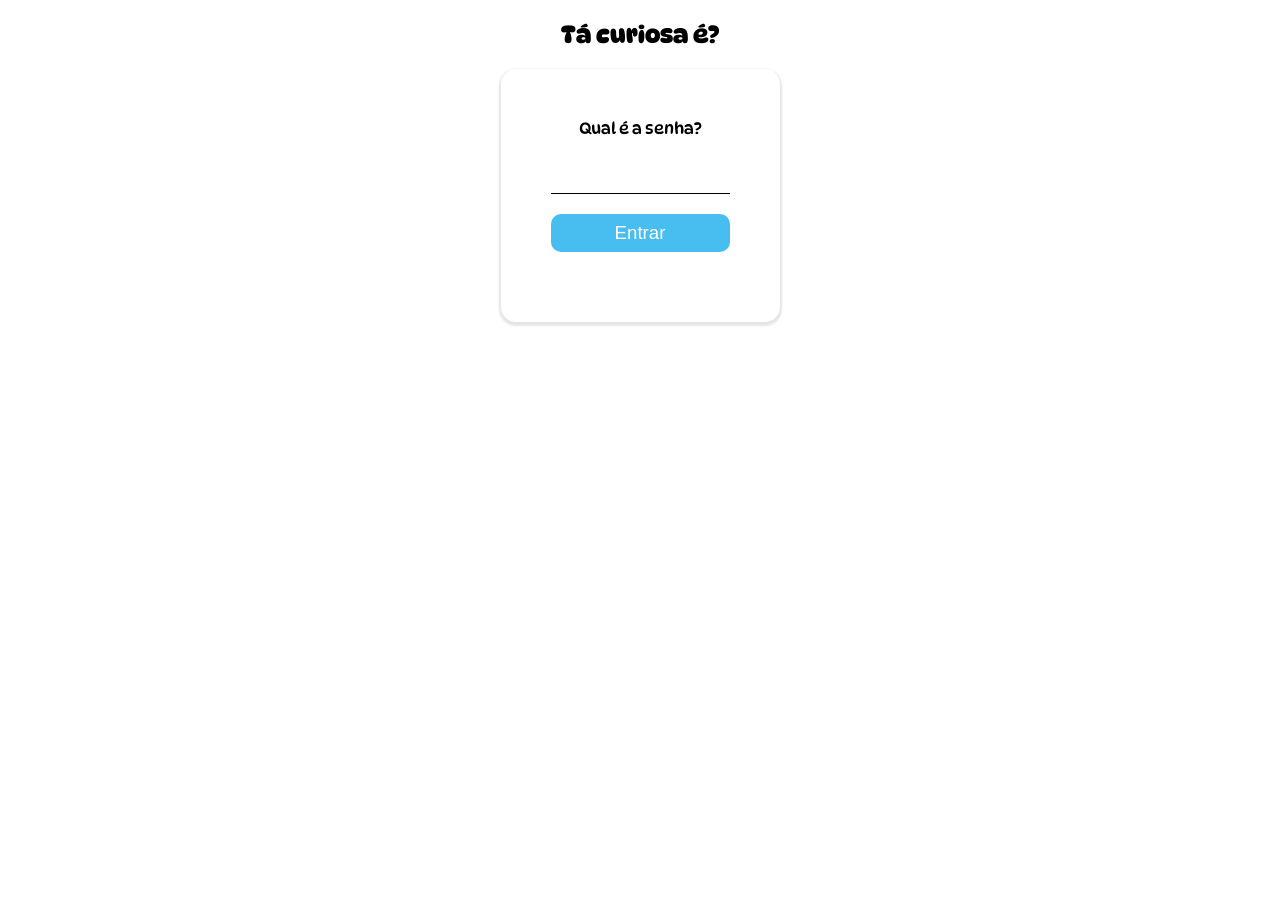
<file: index.html>
<!doctype html>
<html lang="pt-BR">
  <head>
    <meta charset="UTF-8" />
    <meta name="viewport" content="width=device-width, initial-scale=1.0" />
    <title>Tú y Yo</title>
    <link rel="stylesheet" href="./styles/style.css" />
    <link rel="stylesheet" href="./styles/login.css" />
  </head>
  <body>
    <main class="container">
      <section class="loginForm">
        <h2>Tá curiosa é?</h2>
        <form id="form" class="form">
          <label for="senha">Qual é a senha?</label>
          <input id="senha" name="senha" type="password" />
          <button type="submit">Entrar</button>
          <p id="msg"></p>
        </form>
        <div class="errou" id="errou">
          <img src="./img/errou.png" alt="Não é não" />
        </div>
        <div class="errou2" id="errou2">
          <img src="./img/erroudnv.png" alt="Chegou nem perto" />
        </div>
        <div class="errou3" id="errou3">
          <img src="./img/errou3.png" alt="Frigideiras, quem diria?" />
        </div>
      </section>
    </main>
    <script src="./js/verifypass.js"></script>
  </body>
</html>
</file>
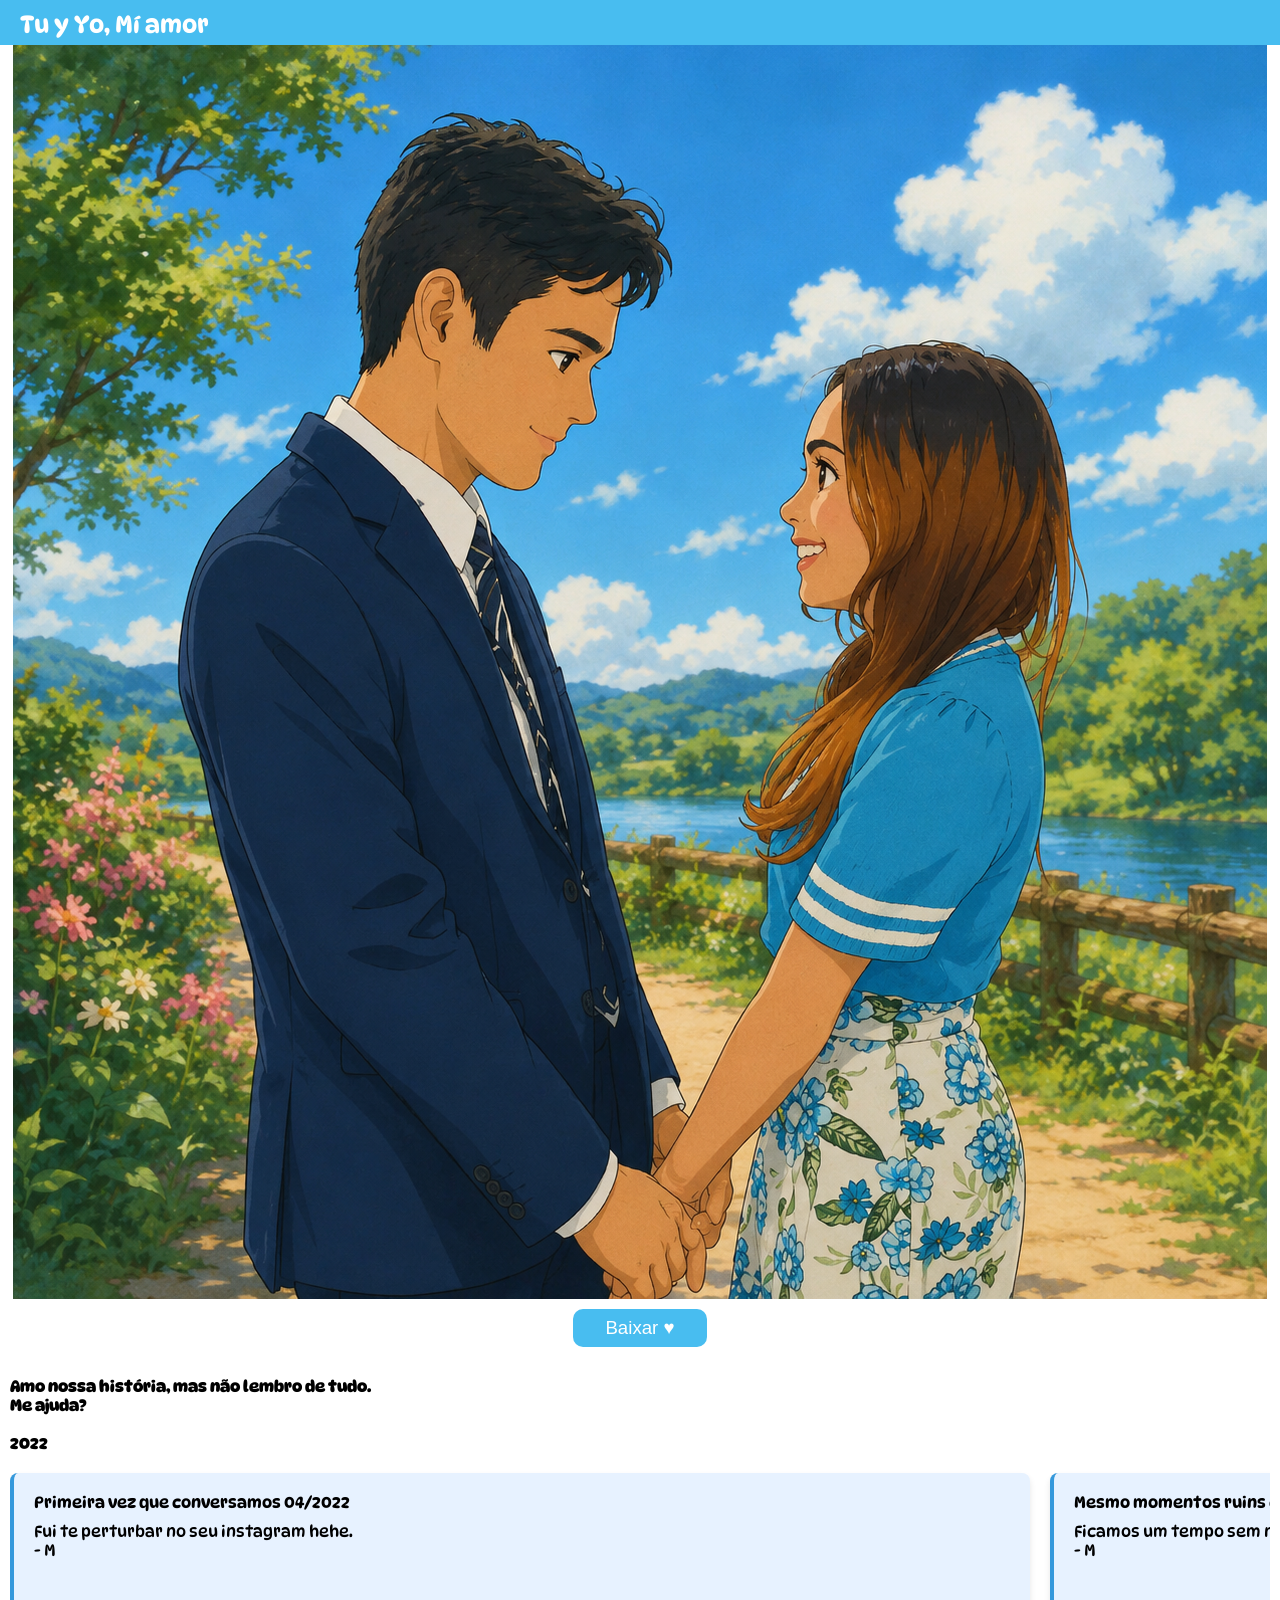
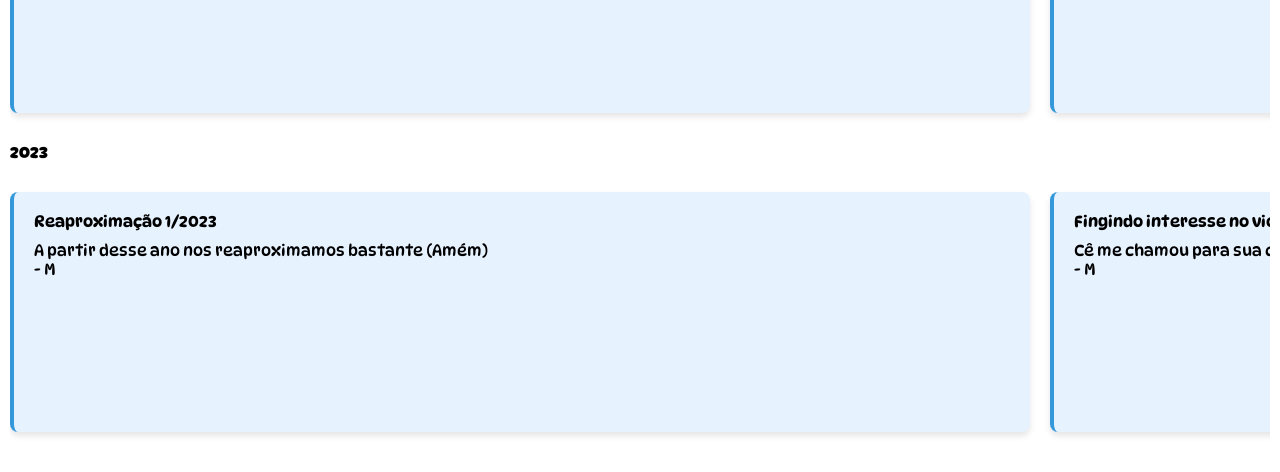
<file: content.html>
<!doctype html>
<html lang="en">
  <head>
    <meta charset="UTF-8" />
    <meta name="viewport" content="width=device-width, initial-scale=1.0" />
    <title>Tu y Yo, Mí amor</title>
    <link rel="stylesheet" href="./styles/style.css" />
  </head>
  <body>
    <nav><h2>Tu y Yo, Mí amor</h2></nav>
    <main class="container">
      <div class="imagem">
        <img src="./img/tuyyo.png" alt="Tú y Yo" />
        <a href="./img/tuyyo.png" download="tuyyo.png">
          <button class="btn-download" type="download">Baixar &hearts;</button>
        </a>
      </div>
      <div class="timeline">
        <h4>
          Amo nossa história, mas não lembro de tudo. <br />
          Me ajuda?
        </h4>
        <br />
        <h4>2022</h4>
        <section class="timeline-container" id="timeline">
          <div class="timeline-item">
            <h4>Primeira vez que conversamos 04/2022</h4>
            <p>
              Fui te perturbar no seu instagram hehe. <br />
              - M
            </p>
          </div>
          <div class="timeline-item">
            <h4>Mesmo momentos ruins contam 5/2022</h4>
            <p>
              Ficamos um tempo sem nos falar muito... Estavamos bem enrolados
              com as coisas da vida...
              <br />
              - M
            </p>
          </div>
          <div class="timeline-item">
            <h4>Festinha na casa do Léo 8/2022</h4>
            <p>
              Acabei fazendo você cantar em espanhol e foi fofo
              <br />
              - M
            </p>
          </div>
          <div class="timeline-item">
            <h4>Mais um tempo sem você 9/2022</h4>
            <p>
              E novamente, nos ocupamos com as coisas da vida 💭☕
              <br />
              - M
            </p>
          </div>
        </section>
        <h4 style="margin: 10px 0">2023</h4>
        <section class="timeline-container" id="timeline">
          <div class="timeline-item">
            <h4>Reaproximação 1/2023</h4>
            <p>
              A partir desse ano nos reaproximamos bastante (Amém)
              <br />
              - M
            </p>
          </div>
          <div class="timeline-item">
            <h4>Fingindo interesse no violão né sua gaiata 06/01/2023</h4>
            <p>
              Cê me chamou para sua casa para a gente "estudar violão". Conheci
              sua família 🫣😏
              <br />
              - M
            </p>
          </div>
          <div class="timeline-item">
            <h4>Primeira vez que fui na sua reunião 29/01/2023</h4>
            <p>
              O Léo ficou querendo competir comigo kkk <br />
              "Deixa que eu pago a pizza" (O engraçado é que isso fez seus pais
              gostarem mais de mim)
              <br />
              - M
            </p>
          </div>
          <div class="timeline-item">
            <h4>Cordãozinho de guitarra 🎸 06/03/2023</h4>
            <p>
              Eu nunca tinha ganhado nada nesse sentido, ainda mais de uma
              garota. Você foi a primeira.<br />
              - M
            </p>
          </div>
          <div class="timeline-item">
            <h4>Aproximadamente 06/2023</h4>
            <p>
              Foi quando te dei meu casaco quadriculado pq você vivia passando
              frio e estava claramente com inveja. 😏 <br />
              - M
            </p>
          </div>
          <div class="timeline-item">
            <h4>Primeira vez no serviço de campo com você (Eu acho) 07/2023</h4>
            <p>
              Era campanha para o congresso 'Seja Paciente' <br />
              - M
            </p>
          </div>
          <div class="timeline-item">
            <h4>Eu já parecendo seu marido 29/09/2023</h4>
            <p>
              Você estava em tempo de Feira, odiei porque durante os ensaios eu
              tive que te ver dançando com outro mlk nojento sem vergonha... Mas
              foi a primeira vez que fugi da minha sala para ficar na sua.<br />
              - M
            </p>
          </div>
          <div class="timeline-item">
            <h4>Eu já parecendo seu marido 2 16/10/2023</h4>
            <p>
              Já estávamos bem próximos e eu fui na sua reunião e fiquei ao seu
              ladinho pela primeira vez. 💖<br />
              - M
            </p>
          </div>
          <div class="timeline-item">
            <h4>Necessito você para terminar isso.</h4>
            <p>A partir daqui estou um pouco na dúvida sobre os eventos.</p>
          </div>
        </section>
      </div>
    </main>
  </body>
</html>
</file>
<file: styles/style.css>
@import url("https://fonts.googleapis.com/css2?family=DynaPuff:wght@400..700&display=swap");

* {
  margin: 0;
}

body {
  font-family: "DynaPuff", system-ui;
  padding: 0;
  margin: 0;
}
nav {
  max-width: 100%;
  height: 25px;
  padding: 10px 20px;
  background-color: #48bdf0;
}

nav h2 {
  color: #fff;
  font-weight: 500;
}

.imagem img {
  max-width: 100%;
}

.timeline {
  padding: 20px 10px;
}

.timeline-container {
  display: flex;
  overflow-x: auto;
  gap: 20px;
  padding: 20px;
  scroll-behavior: smooth;
  scroll-snap-type: x mandatory;
  scrollbar-width: none;
  -ms-overflow-style: none;
}

.timeline-container::-webkit-scrollbar {
  display: none;
}

.timeline-item {
  width: 80%;
  height: 200px;
  background-color: #e7f2ff;
  border-left: 4px solid #3498db;
  padding: 20px;
  border-radius: 8px;
  box-shadow: 0 4px 6px rgba(0, 0, 0, 0.1);
  flex-shrink: 0;
  user-select: none;
  scroll-snap-align: start;
}

.timeline-item h4 {
  font-weight: 500;
  margin-bottom: 10px;
}

.imagem {
  display: flex;
  flex-direction: column;
  align-items: center;
}
.imagem a button {
  margin: 10px 0;
  padding: 0.5rem 2rem;
  border-radius: 10px;
  font-size: 14pt;
  border: none;
  background-color: #48bdf0;
  color: #ffffff;
  font-weight: 500;
}
</file>
<file: styles/login.css>
main {
  margin: 20px 0;
}

.loginForm {
  display: flex;
  flex-direction: column;
  align-items: center;
  gap: 20px;
}

.form {
  display: flex;
  flex-direction: column;
  align-items: center;
  gap: 10px;
  padding: 50px;
  border-radius: 15px;
  box-shadow: 0px 2px 2px 2px rgba(0, 0, 0, 0.1);
}

.form input {
  margin-top: 10px;
  padding: 10px 5px;
  outline: none;
  border-top: none;
  border-left: none;
  border-right: none;
  border-bottom: 1px solid;
}

.form button {
  width: 100%;
  margin: 10px 0;
  padding: 0.5rem 2rem;
  border-radius: 10px;
  font-size: 14pt;
  border: none;
  background-color: #48bdf0;
  color: #ffffff;
  font-weight: 500;
}

.errou,
.errou2,
.errou3 {
  display: none;
}

.errou img,
.errou2 img,
.errou3 img {
  width: 150px;
  object-fit: contain;
}
</file>
